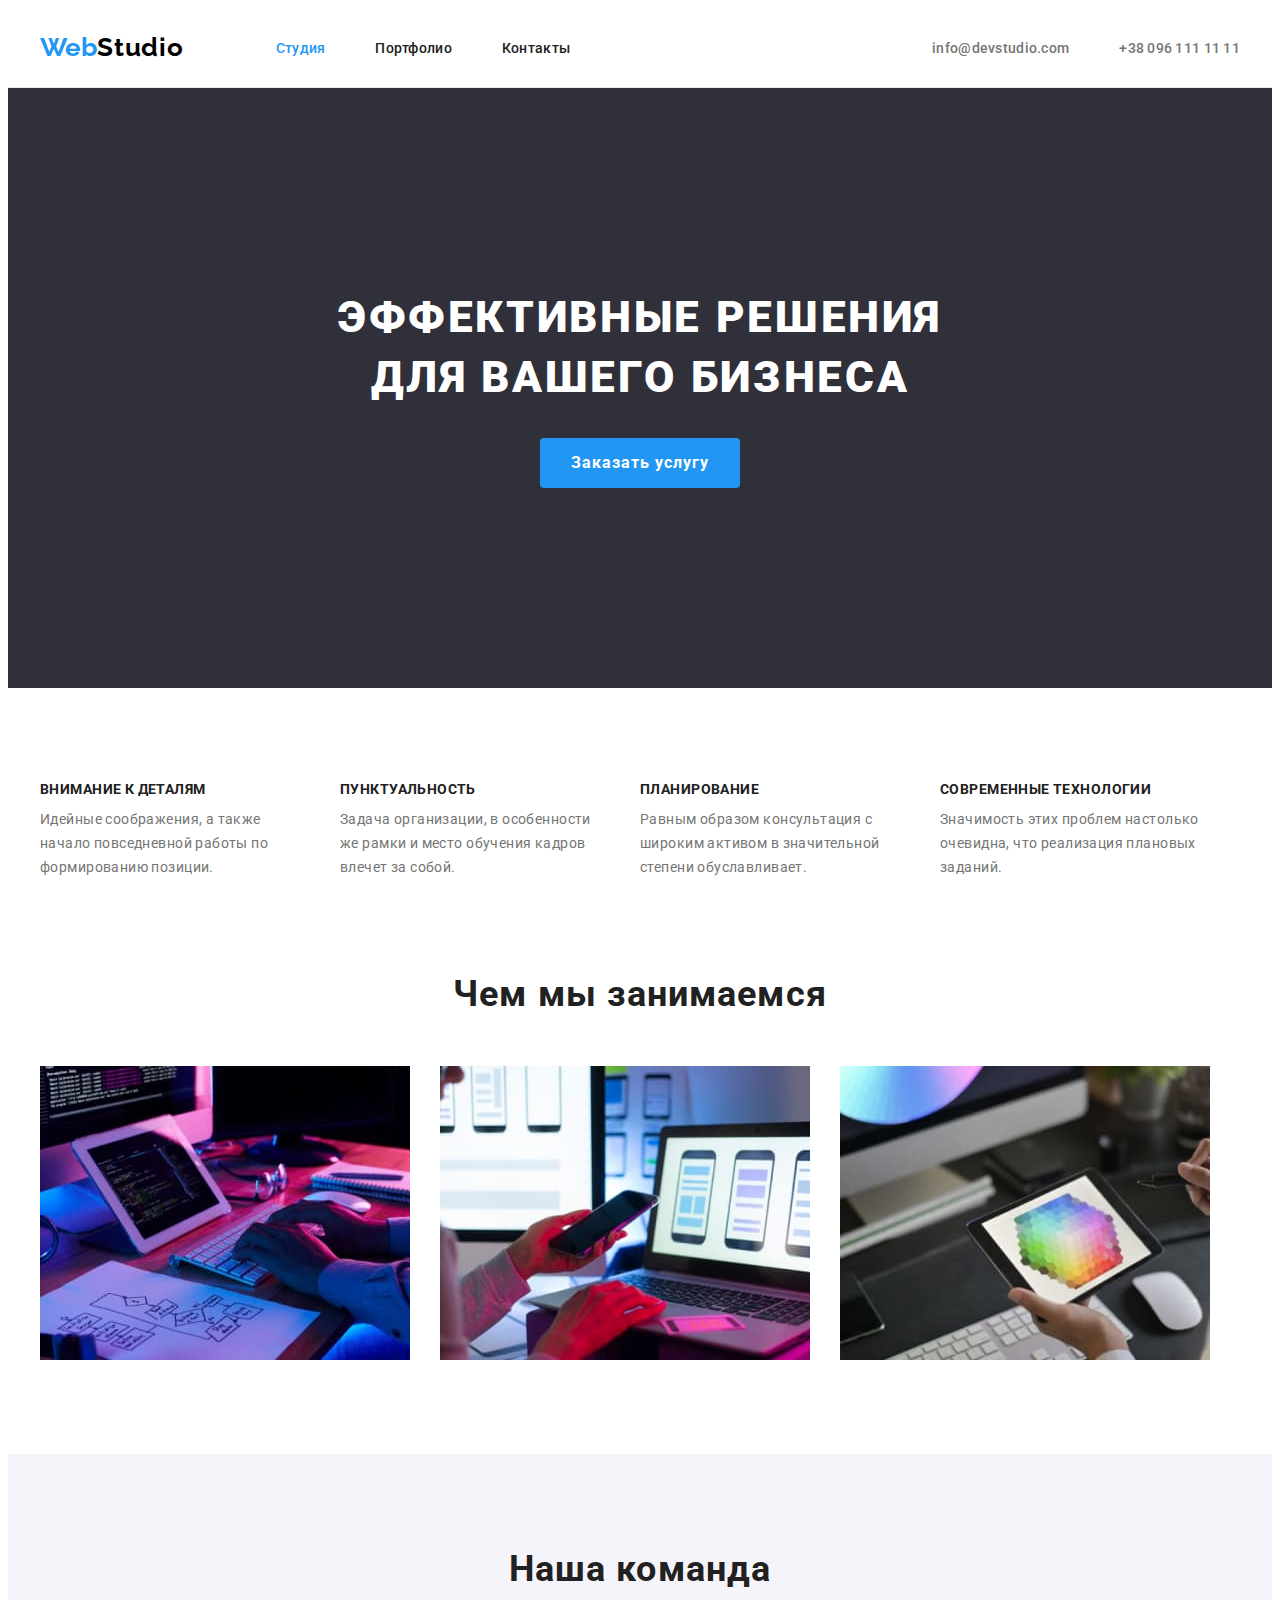
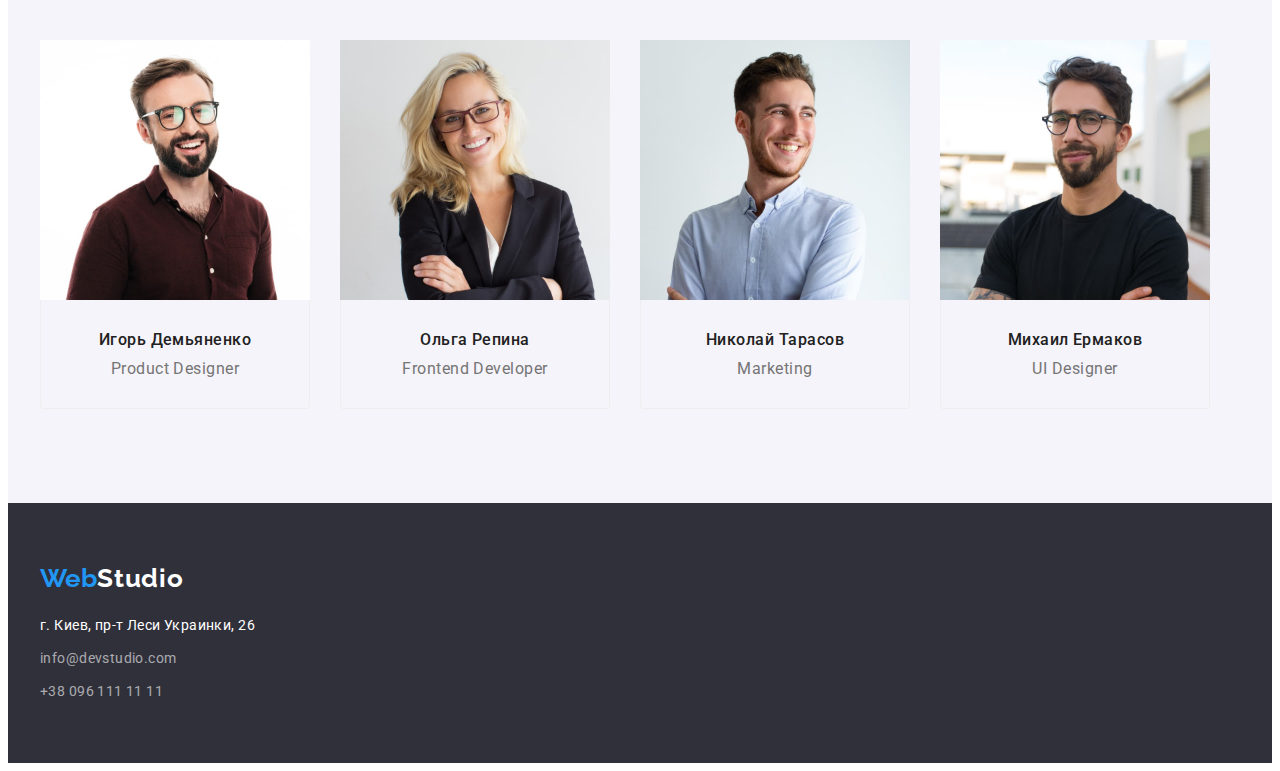
<file: index.html>
<!DOCTYPE html>
<html lang="ru">
  <head>
    <meta charset="UTF-8" />
    <meta http-equiv="X-UA-Compatible" content="IE=edge" />
    <meta name="viewport" content="width=device-width, initial-scale=1.0" />
    <title>Студия</title>
    <link rel="preconnect" href="https://fonts.googleapis.com" />
    <link rel="preconnect" href="https://fonts.gstatic.com" crossorigin />
    <link
      href="https://fonts.googleapis.com/css2?family=Raleway:wght@700&family=Roboto:wght@400;500;700;900&display=swap"
      rel="stylesheet"
    />
    <link
      rel="stylesheet"
      href="https://cdnjs.cloudflare.com/ajax/libs/modern-normalize/1.1.0/modern-normalize.min.css"
      integrity="sha512-wpPYUAdjBVSE4KJnH1VR1HeZfpl1ub8YT/NKx4PuQ5NmX2tKuGu6U/JRp5y+Y8XG2tV+wKQpNHVUX03MfMFn9Q=="
      crossorigin="anonymous"
      referrerpolicy="no-referrer"
    />
    <link rel="stylesheet" href="./css/styles.css" />
  </head>

  <body>
    <!-- HEADER for all -->
    <header class="header">
      <div class="container header-container">
        <a class="link" lang="en" href="/">
          <span class="logo-first">Web</span><span class="logo-second">Studio</span></a
        >
        <nav class="navigation">
          <ul class="nav-list list">
            <li class="nav-list-item">
              <a class="nav-list-link link current-page" href="./index.html">Студия</a>
            </li>
            <li class="nav-list-item">
              <a class="nav-list-link link" href="./portfolio.html">Портфолио</a>
            </li>
            <li class="nav-list-item">
              <a class="nav-list-link link" href="">Контакты</a>
            </li>
          </ul>
        </nav>
        <ul class="contact-list list">
          <li class="contact-list-item">
            <a class="contact-list-link link" href="mailto:info@devstudio.com"
              >info@devstudio.com</a
            >
          </li>
          <li class="contact-list-item">
            <a class="contact-list-link link" href="tel:+380961111111">+38 096 111 11 11</a>
          </li>
        </ul>
      </div>
    </header>

    <main>
      <!-- HERO -->
      <section class="hero">
        <div class="container">
          <h1 class="hero-title">Эффективные решения для вашего бизнеса</h1>
          <button class="hero-btn" type="button">Заказать услугу</button>
        </div>
      </section>

      <!-- COMPANY FEATURES -->
      <section class="features">
        <div class="container features-container">
          <h2 class="features-title visually-hidden">Наши особенности</h2>
          <ul class="features-list list">
            <li class="feature-list-item">
              <h3 class="feature-list-title">Внимание к деталям</h3>
              <p class="features-list-description">
                Идейные соображения, а также начало повседневной работы по формированию позиции.
              </p>
            </li>
            <li class="feature-list-item">
              <h3 class="feature-list-title">Пунктуальность</h3>
              <p class="features-list-description">
                Задача организации, в особенности же рамки и место обучения кадров влечет за собой.
              </p>
            </li>
            <li class="feature-list-item">
              <h3 class="feature-list-title">Планирование</h3>
              <p class="features-list-description">
                Равным образом консультация с широким активом в значительной степени обуславливает.
              </p>
            </li>
            <li class="feature-list-item">
              <h3 class="feature-list-title">Современные технологии</h3>
              <p class="features-list-description">
                Значимость этих проблем настолько очевидна, что реализация плановых заданий.
              </p>
            </li>
          </ul>
        </div>
      </section>

      <!-- WORKS -->
      <section class="works">
        <div class="container">
          <h2 class="works-title">Чем мы занимаемся</h2>
          <ul class="works-list list">
            <li class="works-list-item">
              <a class="link" href=""
                ><img src="./images/desktop-pc.jpg" alt="настольный ПК" width="370"
              /></a>
            </li>
            <li class="works-list-item">
              <a class="link" href=""
                ><img src="./images/laptop-pc.jpg" alt="ноутбук" width="370"
              /></a>
            </li>
            <li class="works-list-item">
              <a class="link" href=""
                ><img src="./images/tablet-pc.jpg" alt="планшет" width="370"
              /></a>
            </li>
          </ul>
        </div>
      </section>

      <!-- TEAM -->
      <section class="team">
        <div class="container">
          <h2 class="team-title">Наша команда</h2>
          <ul class="team-list list">
            <li class="team-list-item">
              <img
                class="team-list-img"
                src="./images/product-man.jpg"
                alt="Фото продуктового дизайнера"
                width="270"
              />
              <div class="team-list-man">
                <h3 class="team-list-title">Игорь Демьяненко</h3>
                <p class="team-list-discription" lang="en">Product Designer</p>
              </div>
            </li>
            <li class="team-list-item">
              <img
                class="team-list-img"
                src="./images/frontend-man.jpg"
                alt="Фото фронтенд разаработчика"
                width="270"
              />
              <div class="team-list-man">
                <h3 class="team-list-title">Ольга Репина</h3>
                <p class="team-list-discription" lang="en">Frontend Developer</p>
              </div>
            </li>
            <li class="team-list-item">
              <img
                class="team-list-img"
                src="./images/marketing-man.jpg"
                alt="Фото маркетолога"
                width="270"
              />
              <div class="team-list-man">
                <h3 class="team-list-title">Николай Тарасов</h3>
                <p class="team-list-discription" lang="en">Marketing</p>
              </div>
            </li>
            <li class="team-list-item">
              <img
                class="team-list-img"
                src="./images/ui-man.jpg"
                alt="Фото ЮИ дизайнера"
                width="270"
              />
              <div class="team-list-man">
                <h3 class="team-list-title">Михаил Ермаков</h3>
                <p class="team-list-discription" lang="en">UI Designer</p>
              </div>
            </li>
          </ul>
        </div>
      </section>
    </main>

    <!-- FOOTER for all -->
    <footer class="footer">
      <div class="container">
        <a class="link" lang="en" href=""
          ><span class="logo-first">Web</span><span class="logo-second">Studio</span></a
        >
        <address class="address">
          <ul class="list">
            <li class="adress-list-item">
              <a
                class="address-item link"
                href="https://goo.gl/maps/MLY4CtfrZ6VhzsTs6"
                target="_blank"
                rel="noopener noreferrer"
                >г. Киев, пр-т Леси Украинки, 26</a
              >
            </li>
            <li class="adress-list-item">
              <a class="address-contact link" href="mailto:info@devstudio.com"
                >info@devstudio.com</a
              >
            </li>
            <li class="adress-list-item">
              <a class="address-contact link" href="tel:+380961111111">+38 096 111 11 11</a>
            </li>
          </ul>
        </address>
      </div>
    </footer>
  </body>
</html>
</file>
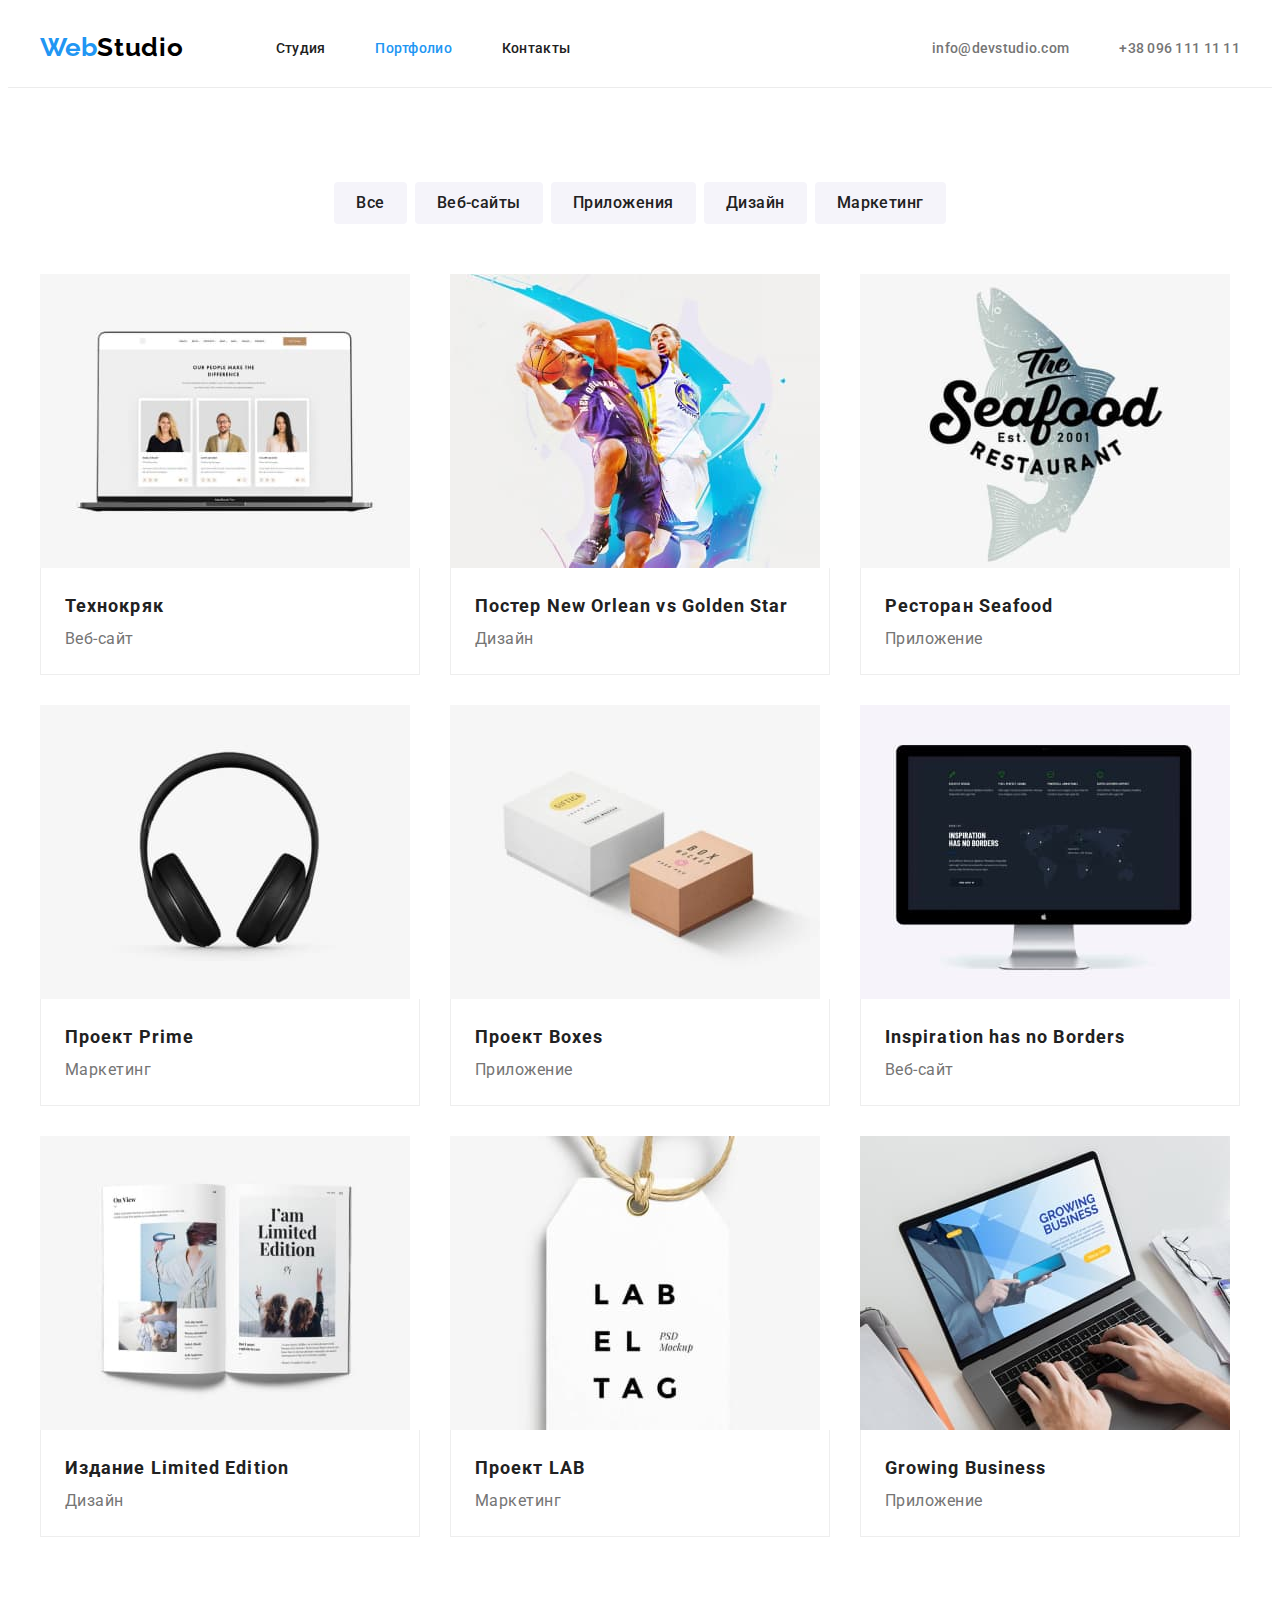
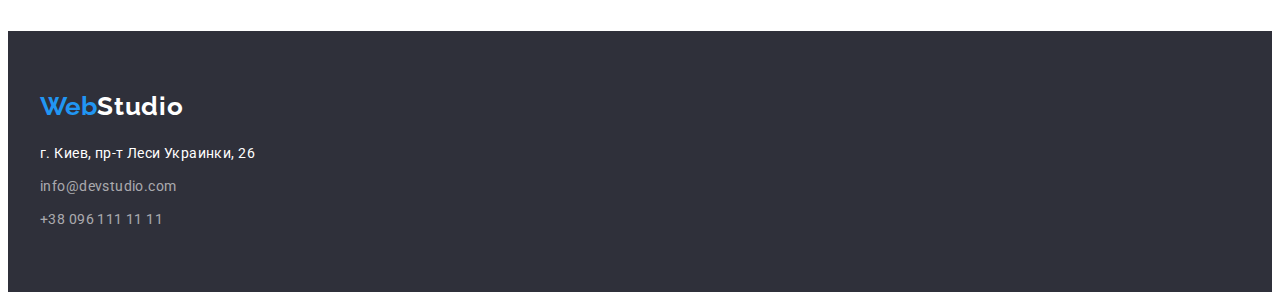
<file: portfolio.html>
<!DOCTYPE html>
<html lang="ru">
  <head>
    <meta charset="UTF-8" />
    <meta http-equiv="X-UA-Compatible" content="IE=edge" />
    <meta name="viewport" content="width=device-width, initial-scale=1.0" />
    <title>Портфолио</title>
    <link rel="preconnect" href="https://fonts.googleapis.com" />
    <link rel="preconnect" href="https://fonts.gstatic.com" crossorigin />
    <link
      href="https://fonts.googleapis.com/css2?family=Raleway:wght@700&family=Roboto:wght@400;500;700;900&display=swap"
      rel="stylesheet"
    />
    <link
      rel="stylesheet"
      href="https://cdnjs.cloudflare.com/ajax/libs/modern-normalize/1.1.0/modern-normalize.min.css"
      integrity="sha512-wpPYUAdjBVSE4KJnH1VR1HeZfpl1ub8YT/NKx4PuQ5NmX2tKuGu6U/JRp5y+Y8XG2tV+wKQpNHVUX03MfMFn9Q=="
      crossorigin="anonymous"
      referrerpolicy="no-referrer"
    />
    <link rel="stylesheet" href="./css/styles.css" />
  </head>

  <body>
    <!-- HEADER for all -->
    <header class="header">
      <div class="container header-container">
        <a class="link" lang="en" href="/">
          <span class="logo-first">Web</span><span class="logo-second">Studio</span></a
        >
        <nav class="navigation">
          <ul class="nav-list list">
            <li class="nav-list-item">
              <a class="nav-list-link link" href="./index.html">Студия</a>
            </li>
            <li class="nav-list-item">
              <a class="nav-list-link link current-page" href="./portfolio.html">Портфолио</a>
            </li>
            <li class="nav-list-item">
              <a class="nav-list-link link" href="">Контакты</a>
            </li>
          </ul>
        </nav>
        <ul class="contact-list list">
          <li class="contact-list-item">
            <a class="contact-list-link link" href="mailto:info@devstudio.com"
              >info@devstudio.com</a
            >
          </li>
          <li class="contact-list-item">
            <a class="contact-list-link link" href="tel:+380961111111">+38 096 111 11 11</a>
          </li>
        </ul>
      </div>
    </header>

    <main>
      <!-- HERO -->
      <section class="portfolio">
        <h1 class="portfolio-title visually-hidden">Портфолио</h1>
        <div class="container">
          <!-- FILTER -->
          <ul class="filter-list list">
            <li class="filter-list-item">
              <button class="filter-list-btn" type="button">Все</button>
            </li>
            <li class="filter-list-item">
              <button class="filter-list-btn" type="button">Веб-сайты</button>
            </li>
            <li class="filter-list-item">
              <button class="filter-list-btn" type="button">Приложения</button>
            </li>
            <li class="filter-list-item">
              <button class="filter-list-btn" type="button">Дизайн</button>
            </li>
            <li class="filter-list-item">
              <button class="filter-list-btn" type="button">Маркетинг</button>
            </li>
          </ul>

          <!-- PORTFOLIO -->
          <ul class="portfolio-example list">
            <li class="portfolio-example-item">
              <a class="link" href="">
                <img
                  class="img-size"
                  src="./images/portfolio-tehno-img.jpg"
                  alt="Фото сайта на ноутбуке"
                />
                <div class="portfolio-example-card">
                  <p class="portfolio-example-discr">Технокряк</p>
                  <h2 class="portfolio-example-title">Веб-сайт</h2>
                </div>
              </a>
            </li>
            <li class="portfolio-example-item">
              <a class="link" href="">
                <img
                  class="img-size"
                  src="./images/portfolio-poster-img.jpg"
                  alt="Фото постера с баскетболистами"
                />
                <div class="portfolio-example-card">
                  <p class="portfolio-example-discr">Постер New Orlean vs Golden Star</p>
                  <h2 class="portfolio-example-title">Дизайн</h2>
                </div>
              </a>
            </li>
            <li class="portfolio-example-item">
              <a class="link" href="">
                <img
                  class="img-size"
                  src="./images/portfolio-seafood-img.jpg"
                  alt="Фото логотипа ресторана"
                />
                <div class="portfolio-example-card">
                  <p class="portfolio-example-discr">Ресторан Seafood</p>
                  <h2 class="portfolio-example-title">Приложение</h2>
                </div>
              </a>
            </li>
            <li class="portfolio-example-item">
              <a class="link" href="">
                <img class="img-size" src="./images/portfolio-prime-img.jpg" alt="Фото наушников" />
                <div class="portfolio-example-card">
                  <p class="portfolio-example-discr">Проект Prime</p>
                  <h2 class="portfolio-example-title">Маркетинг</h2>
                </div>
              </a>
            </li>
            <li class="portfolio-example-item">
              <a class="link" href="">
                <img
                  class="img-size"
                  src="./images/portfolio-boxes-img.jpg"
                  alt="Фото стилизованных коробок"
                />
                <div class="portfolio-example-card">
                  <p class="portfolio-example-discr">Проект Boxes</p>
                  <h2 class="portfolio-example-title">Приложение</h2>
                </div>
              </a>
            </li>
            <li class="portfolio-example-item">
              <a class="link" href="">
                <img
                  class="img-size"
                  src="./images/portfolio-noborders-img.jpg"
                  alt="Фото сайта на мониторе"
                />
                <div class="portfolio-example-card">
                  <p class="portfolio-example-discr">Inspiration has no Borders</p>
                  <h2 class="portfolio-example-title">Веб-сайт</h2>
                </div>
              </a>
            </li>
            <li class="portfolio-example-item">
              <a class="link" href="">
                <img
                  class="img-size"
                  src="./images/portfolio-edition-img.jpg"
                  alt="Фото открытой книги издания"
                />
                <div class="portfolio-example-card">
                  <p class="portfolio-example-discr">Издание Limited Edition</p>
                  <h2 class="portfolio-example-title">Дизайн</h2>
                </div>
              </a>
            </li>
            <li class="portfolio-example-item">
              <a class="link" href="">
                <img
                  class="img-size"
                  src="./images/portfolio-lab-img.jpg"
                  alt="Фото макета проекта"
                />
                <div class="portfolio-example-card">
                  <p class="portfolio-example-discr">Проект LAB</p>
                  <h2 class="portfolio-example-title">Маркетинг</h2>
                </div>
              </a>
            </li>
            <li class="portfolio-example-item">
              <a class="link" href="">
                <img
                  class="img-size"
                  src="./images/portfolio-business-img.jpg"
                  alt="Фото ноутбука с приложением"
                />
                <div class="portfolio-example-card">
                  <p class="portfolio-example-discr">Growing Business</p>
                  <h2 class="portfolio-example-title">Приложение</h2>
                </div>
              </a>
            </li>
          </ul>
        </div>
      </section>
    </main>

    <!-- FOOTER for all -->
    <footer class="footer">
      <div class="container">
        <a class="link" lang="en" href=""
          ><span class="logo-first">Web</span><span class="logo-second">Studio</span></a
        >
        <address class="address">
          <ul class="list">
            <li class="adress-list-item">
              <a
                class="address-item link"
                href="https://goo.gl/maps/MLY4CtfrZ6VhzsTs6"
                target="_blank"
                rel="noopener noreferrer"
                >г. Киев, пр-т Леси Украинки, 26</a
              >
            </li>
            <li class="adress-list-item">
              <a class="address-contact link" href="mailto:info@devstudio.com"
                >info@devstudio.com</a
              >
            </li>
            <li class="adress-list-item">
              <a class="address-contact link" href="tel:+380961111111">+38 096 111 11 11</a>
            </li>
          </ul>
        </address>
      </div>
    </footer>
  </body>
</html>
</file>
<file: css/styles.css>
:root {
  --main-font-family: 'Roboto', sans-serif;
  --secondary-font-family: 'Raleway', sans-serif;
  --main-text-color: #212121;
  --secondary-text-color: #757575;
  --logo-text-color: #000000;
  --accent-color: #2196f3;
  --active-button-text-color: #ffffff;
  --background-footer-color: #2f303a;
  --background-page-color: #f5f4fa;
  --hover-button-cover: #188ce8;
  --border-color: #eeeeee;
}

body {
  font-family: var(--main-font-family);
  background-color: var(--active-button-text-color);
}

h1,
h2,
h3,
h4,
h5,
h6,
p {
  margin-top: 0;
  margin-bottom: 0;
}

ul,
ol {
  margin-top: 0;
  margin-bottom: 0;
  padding-left: 0;
}

img {
  display: block;
  max-width: 100%;
  height: auto;
}

.container {
  width: 1200px;
  padding-left: 15px;
  padding-right: 15px;
  margin-left: auto;
  margin-right: auto;
  /* outline: 2px dashed red; */
}

.list {
  list-style: none;
}

.link {
  text-decoration: none;
}

.visually-hidden {
  position: absolute;
  width: 1px;
  height: 1px;
  margin: -1px;
  border: 0;
  padding: 0;
  white-space: nowrap;
  clip-path: inset(100%);
  clip: rect(0 0 0 0);
  overflow: hidden;
}

/* ===== HEADER ===== for all pages ===== */

.header {
  padding-top: 24px;
  padding-bottom: 24px;
  border-bottom-width: 1px;
  border-bottom-style: solid;
  border-bottom-color: #ececec;
}

.header-container {
  display: flex;
  align-items: center;
}

.header .logo-first {
  padding-top: 24px;
  padding-bottom: 24px;
  font-family: var(--secondary-font-family);
  font-weight: 700;
  font-size: 26px;
  line-height: 1.19;
  color: var(--accent-color);
}

.header .logo-second {
  padding-top: 24px;
  padding-bottom: 24px;
  margin-right: 92px;
  font-family: var(--secondary-font-family);
  font-weight: 700;
  font-size: 26px;
  line-height: 1.19;
  letter-spacing: 0.03em;
  color: var(--logo-text-color);
}

.nav-list {
  display: flex;
  align-items: center;
}

.nav-list-item:not(:last-child) {
  margin-right: 50px;
}

.nav-list-link {
  padding-top: 32px;
  padding-bottom: 32px;
  font-weight: 500;
  font-size: 14px;
  line-height: 1.14;
  letter-spacing: 0.02em;
  color: var(--main-text-color);
}

.contact-list {
  display: flex;
  align-items: center;
  margin-left: auto;
}

.contact-list-item:not(:last-child) {
  margin-right: 50px;
}

.contact-list-link {
  padding-top: 32px;
  padding-bottom: 32px;
  font-weight: 500;
  font-size: 14px;
  line-height: 1.14;
  letter-spacing: 0.02em;
  color: var(--secondary-text-color);
}

.nav-list-link:hover,
.nav-list-link:focus,
.contact-list-link:hover,
.contact-list-link:focus {
  color: var(--accent-color);
}

.current-page {
  color: var(--accent-color);
}

/* ===== end HEADER ===== */

/* ===== FOOTER ===== for all pages ===== */

.footer {
  background-color: var(--background-footer-color);
  padding-top: 60px;
  padding-bottom: 60px;
}

.footer .logo-first {
  font-family: var(--secondary-font-family);
  font-weight: 700;
  font-size: 26px;
  line-height: 1.19;
  color: var(--accent-color);
}

.footer .logo-second {
  font-family: var(--secondary-font-family);
  font-weight: 700;
  font-size: 26px;
  line-height: 1.19;
  letter-spacing: 0.03em;
  color: var(--active-button-text-color);
}

.address {
  font-style: normal;
  margin-top: 20px;
}

.adress-list-item:not(:last-child) {
  padding-bottom: 9px;
}

.address-item {
  font-weight: 400;
  font-size: 14px;
  line-height: 1.71;
  letter-spacing: 0.03em;
  color: var(--active-button-text-color);
}

.address-contact {
  font-family: Roboto;
  font-weight: 400;
  font-size: 14px;
  line-height: 1.71;
  letter-spacing: 0.03em;
  color: rgba(255, 255, 255, 0.6);
}

.address-item:hover,
.address-item:focus,
.address-contact:hover,
.address-contact:focus {
  color: var(--accent-color);
}

/* ===== end FOOTER ===== */

/* ===== HERO ===== index.html ===== */

.hero {
  padding-top: 200px;
  padding-bottom: 200px;
  background-color: var(--background-footer-color);
  text-align: center;
}

.hero-title {
  display: block;
  width: 696px;
  margin-left: auto;
  margin-right: auto;
  margin-bottom: 30px;
  font-weight: 900;
  font-size: 44px;
  line-height: 1.36;
  letter-spacing: 0.06em;
  text-transform: uppercase;
  color: var(--active-button-text-color);
}

.hero-btn {
  min-width: 200px;
  padding: 10px;
  border: 0;
  border-radius: 4px;
  font-family: inherit;
  font-weight: 700;
  font-size: 16px;
  line-height: 1.88;
  align-items: center;
  letter-spacing: 0.06em;
  color: var(--active-button-text-color);
  background-color: var(--accent-color);
}

.hero-btn:hover,
.hero-btn:focus {
  background-color: var(--hover-button-cover);
  cursor: pointer;
}

/* ===== end HERO ===== index.hml ===== */

/* ===== FEATURES ===== index.html ===== */

.features {
  padding-top: 94px;
  padding-bottom: 94px;
}

.features-list {
  display: flex;
  align-items: center;
}

.feature-list-item {
  margin-right: 30px;
  max-width: 270px;
}

.feature-list-item:last-child {
  margin-right: 0;
}

.feature-list-title {
  margin-bottom: 10px;
  font-weight: 700;
  font-size: 14px;
  line-height: 1.14;
  letter-spacing: 0.03em;
  text-transform: uppercase;
  color: var(--main-text-color);
}

.features-list-description {
  font-weight: 400;
  font-size: 14px;
  line-height: 1.71;
  letter-spacing: 0.03em;
  color: var(--secondary-text-color);
}

/* ===== end FEATURES ===== index.html ===== */

/* ===== WORKS ===== index.html ===== */

.works {
  padding-bottom: 94px;
}

.works-title {
  margin-bottom: 50px;
  font-weight: 700;
  font-size: 36px;
  line-height: 1.17;
  text-align: center;
  letter-spacing: 0.03em;
  color: var(--main-text-color);
}

.works-list {
  display: flex;
  align-items: center;
}

.works-list-item {
  margin-right: 30px;
}

.works-list-item:last-child {
  margin-right: 0;
}

/* ===== end WORKS ===== index.html ===== */

/* ===== TEAM ===== index.html =====  */

.team {
  background-color: var(--background-page-color);
  padding-top: 94px;
  padding-bottom: 94px;
}

.team-title {
  margin-bottom: 50px;
  font-weight: 700;
  font-size: 36px;
  line-height: 1.17;
  text-align: center;
  letter-spacing: 0.03em;
  color: var(--main-text-color);
}

.team-list {
  display: flex;
  flex-wrap: wrap;
  align-items: center;
}

.team-list-item {
  margin-right: 30px;
}

.team-list-item:nth-child(n + 4) {
  margin-right: 0;
}

.team-list-man {
  padding-top: 30px;
  padding-bottom: 30px;
  border-bottom-right-radius: 4px;
  border-bottom-left-radius: 4px;
  border-right-width: 1px;
  border-right-style: solid;
  border-right-color: var(--border-color);
  border-bottom-width: 1px;
  border-bottom-style: solid;
  border-bottom-color: var(--border-color);
  border-left-width: 1px;
  border-left-style: solid;
  border-left-color: var(--border-color);
}

.team-list-title {
  margin-bottom: 10px;
  font-weight: 500;
  font-size: 16px;
  line-height: 1.19;
  text-align: center;
  letter-spacing: 0.03em;
  color: var(--main-text-color);
}

.team-list-discription {
  font-weight: 400;
  font-size: 16px;
  line-height: 1.19;
  text-align: center;
  letter-spacing: 0.03em;
  color: var(--secondary-text-color);
}

/* ===== end TEAM ===== index.html ===== */

/* ===== HERO ===== portfolio.html ===== */

.portfolio {
  padding-top: 94px;
  padding-bottom: 94px;
  text-align: left;
}

.filter-list {
  display: flex;
  align-items: center;
  justify-content: center;
  margin-bottom: 50px;
}

.filter-list-item:not(:last-child) {
  margin-right: 8px;
}

.filter-list-btn {
  padding: 8px 22px;
  border: 0;
  border-radius: 4px;
  font-family: inherit;
  font-weight: 500;
  font-size: 16px;
  line-height: 1.63;
  text-align: center;
  letter-spacing: 0.03em;
  color: var(--main-text-color);
  background-color: var(--background-page-color);
}

.filter-list-btn:hover,
.filter-list-btn:focus {
  font-family: inherit;
  font-weight: 500;
  font-size: 16px;
  line-height: 1.63;
  text-align: center;
  letter-spacing: 0.03em;
  color: var(--active-button-text-color);
  background-color: var(--accent-color);
  cursor: pointer;
}

.portfolio-example {
  display: flex;
  flex-wrap: wrap;
  margin-left: -30px;
  margin-top: -30px;
  align-items: center;
}

.portfolio-example-item {
  flex-basis: calc((100% - 90px) / 3);
  margin-left: 30px;
  margin-top: 30px;
}

.img-size {
  width: 370;
  /* height: 294; */
}

.portfolio-example-card {
  padding: 20px 24px;
  border-right: 1px solid var(--border-color);
  border-bottom: 1px solid var(--border-color);
  border-left: 1px solid var(--border-color);
}

.portfolio-example-discr {
  font-weight: 700;
  font-size: 18px;
  line-height: 2;
  letter-spacing: 0.06em;
  color: var(--main-text-color);
}

.portfolio-example-title {
  font-weight: 400;
  font-size: 16px;
  line-height: 1.88;
  letter-spacing: 0.03em;
  color: var(--secondary-text-color);
}

.portfolio-example-title:hover,
.portfolio-example-title:focus,
.portfolio-example-discr:hover,
.portfolio-example-discr:focus {
  color: var(--accent-color);
}
</file>
